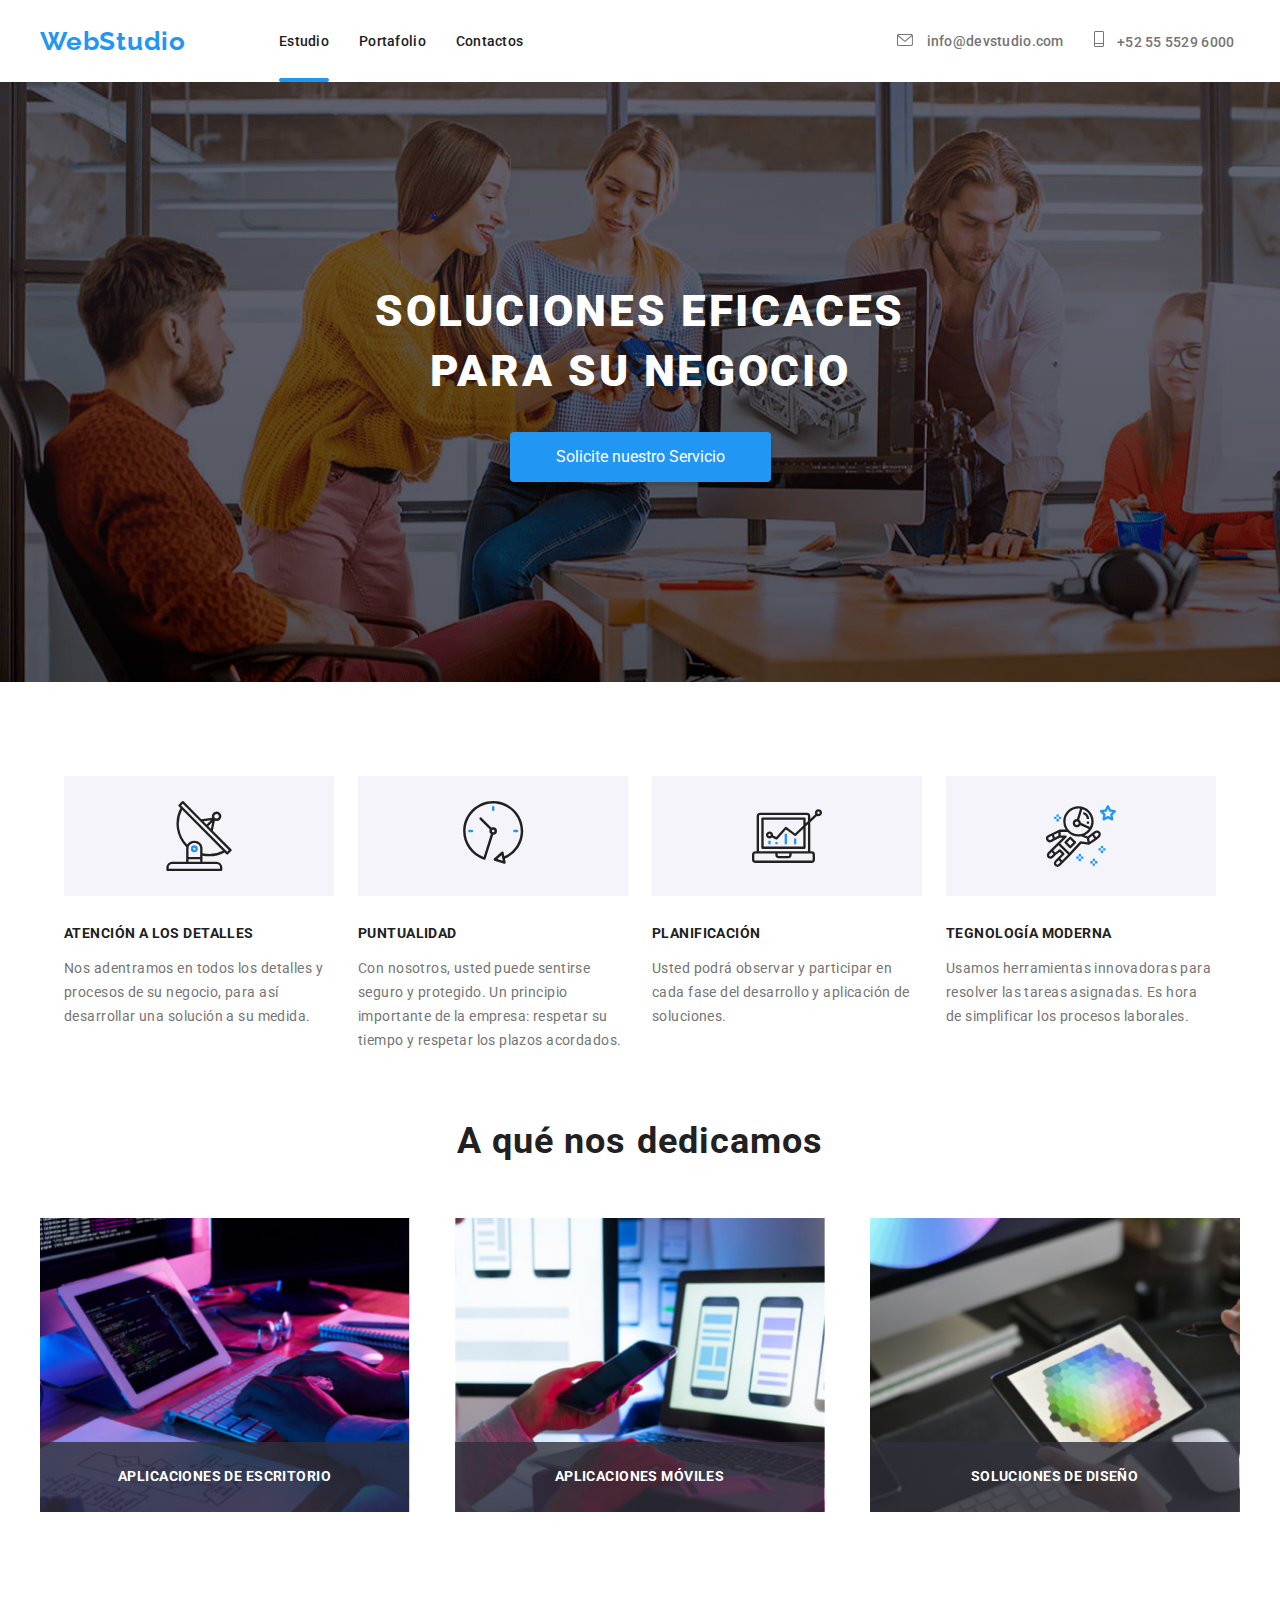
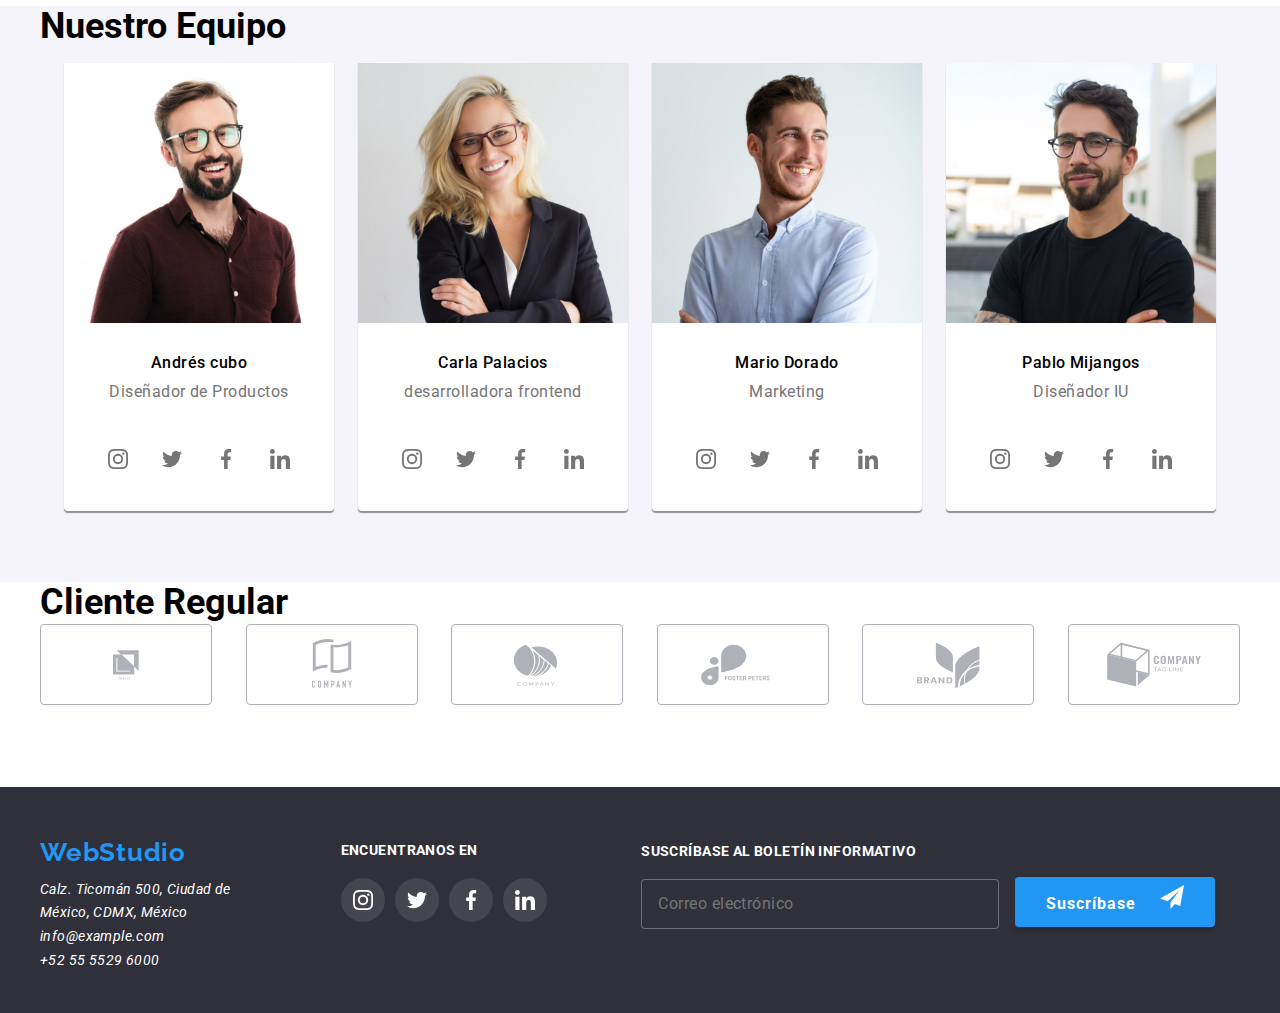
<file: index.html>
<!DOCTYPE html>
<html lang="en">
  <head>
    <meta charset="UTF-8" />
    <meta name="viewport" content="width=device-width, initial-scale=1.0" />
    <title>WebStudio</title>
    <link
      rel="stylesheet"
      href="https://cdnjs.cloudflare.com/ajax/libs/modern-normalize/1.0.0/modern-normalize.min.css"
    />
    <link rel="stylesheet" href="css/main.min.css" />
  </head>
  <body>
    <header class="header container">
      <a class="header__logo" href="./index.html">WebStudio</a>
      <nav class="navbar">
        <ul class="navbar__list">
          <li class="navbar__item">
            <a class="navbar__link navbar__link--current" href="./index.html">Estudio</a>
          </li>
          <li class="navbar__item">
            <a class="navbar__link" href="./portfolio.html">Portafolio</a>
          </li>
          <li class="navbar__item">
            <a class="navbar__link" href="#">Contactos</a>
          </li>
        </ul>
      </nav>
      <ul class="contact">
        <li class="contact__item">
          <a class="contact__link contact__link--current" href="mailto:info@devstudio.com">
            <svg class="contact__icon" width="16px" height="12px">
              <use href="./images/icons.svg#icon-email-header"></use>
            </svg>
            <span class="contact__info">info@devstudio.com</span>
          </a>
        </li>
        <li class="contact__item">
          <a class="contact__link contact__link--current" href="tel:+525555296000"
            ><svg class="contact__icon" width="10px" height="16px">
              <use href="./images/icons.svg#icon-tel"></use>
            </svg>
            <span class="contact__info">+52 55 5529 6000</span>
          </a>
        </li>
      </ul>
    </header>
    <main class="hero">
      <section class="hero__solution">
        <h1 class="hero__title">
          SOLUCIONES EFICACES PARA <span class="hero__title-span">SU NEGOCIO</span>
        </h1>
        <button class="btnModal" type="button" data-modal-open>Solicite nuestro Servicio</button>
      </section>
      <section class="mission container">
        <ul class="mission__list">
          <li class="mission__item">
            <a class="mission__link" href="#">
              <svg class="mission__icon" width="70px" height="70px">
                <use href="./images/icons.svg#icon-antenna"></use>
              </svg>
            </a>
            <h3 class="mission__title">ATENCIÓN A LOS DETALLES</h3>
            <p class="mission__text">
              Nos adentramos en todos los detalles y procesos de su negocio, para así desarrollar
              una solución a su medida.
            </p>
          </li>
          <li class="mission__item">
            <a class="mission__link" href="#">
              <svg class="mission__icon" width="70px" height="70px">
                <use href="./images/icons.svg#icon-clock"></use>
              </svg>
            </a>
            <h3 class="mission__title">PUNTUALIDAD</h3>
            <p class="mission__text">
              Con nosotros, usted puede sentirse seguro y protegido. Un principio importante de la
              empresa: respetar su tiempo y respetar los plazos acordados.
            </p>
          </li>
          <li class="mission__item">
            <a class="mission__link" href="#">
              <svg class="mission__icon" width="70px" height="70px">
                <use href="./images/icons.svg#icon-computer"></use>
              </svg>
            </a>
            <h3 class="mission__title">PLANIFICACIÓN</h3>
            <p class="mission__text">
              Usted podrá observar y participar en cada fase del desarrollo y aplicación de
              soluciones.
            </p>
          </li>
          <li class="mission__item">
            <a class="mission__link" href="#">
              <svg class="mission__icon" width="70px" height="70px">
                <use href="./images/icons.svg#icon-astronaut"></use>
              </svg>
            </a>
            <h3 class="mission__title">TEGNOLOGÍA MODERNA</h3>
            <p class="mission__text">
              Usamos herramientas innovadoras para resolver las tareas asignadas. Es hora de
              simplificar los procesos laborales.
            </p>
          </li>
        </ul>
      </section>
      <section class="container services">
        <h2 class="services__title">A qué nos dedicamos</h2>
        <ul class="services__list">
          <li class="services__item">
            <img
              class="services__image"
              src="./images/img1AqueNosDedicamos.jpg"
              alt="programacion"
              width="370"
              height="294"
            />
            <p class="services__text">APLICACIONES DE ESCRITORIO</p>
          </li>
          <li class="services__item">
            <img
              class="services__image"
              src="./images/img2AqueNosDedicamos.jpg"
              alt="diseño responsivo"
              width="370"
              height="294"
            />
            <p class="services__text">APLICACIONES MÓVILES</p>
          </li>
          <li class="services__item">
            <img
              class="services__image"
              src="./images/img3AqueNosDedicamos.jpg"
              alt="experiencia de usuario"
              width="370"
              height="294"
            />
            <p class="services__text">SOLUCIONES DE DISEÑO</p>
          </li>
        </ul>
      </section>
      <section class="teams">
        <div class="teams__container container">
          <h2 class="teams__title">Nuestro Equipo</h2>
          <ul class="teams__list">
            <li class="teams__item teams__item--effect">
              <img
                class="teams__image"
                src="./images/photoAndres.jpg"
                alt="experiencia de usuario"
                width="270"
              />
              <h4 class="teams__title-member">Andrés cubo</h4>
              <p class="teams__text">Diseñador de Productos</p>
              <ul class="socialNetwork">
                <li class="socialNetwork__item">
                  <a class="socialNetwork__link socialNetwork__link--effects" href="#">
                    <svg class="socialNetwork__icon" width="20px" height="20px">
                      <use href="./images/icons.svg#icon-instagram3"></use>
                    </svg>
                  </a>
                </li>
                <li class="socialNetwork__item">
                  <a class="socialNetwork__link socialNetwork__link--effects" href="#">
                    <svg class="socialNetwork__icon" width="20px" height="20px">
                      <use href="./images/icons.svg#icon-twitter"></use>
                    </svg>
                  </a>
                </li>
                <li class="socialNetwork__item">
                  <a class="socialNetwork__link socialNetwork__link--effects" href="#">
                    <svg class="socialNetwork__icon" width="20px" height="20px">
                      <use href="./images/icons.svg#icon-facebook"></use>
                    </svg>
                  </a>
                </li>
                <li class="socialNetwork__item">
                  <a class="socialNetwork__link socialNetwork__link--effects" href="#">
                    <svg class="socialNetwork__icon" width="20px" height="20px">
                      <use href="./images/icons.svg#icon-linkedin"></use>
                    </svg>
                  </a>
                </li>
              </ul>
            </li>
            <li class="teams__item teams__item--effect">
              <img
                class="teams__image"
                src="./images/photoCarla.jpg"
                alt="experiencia de usuario"
                width="270"
              />
              <h4 class="teams__title-member">Carla Palacios</h4>
              <p class="teams__text">desarrolladora frontend</p>
              <ul class="socialNetwork">
                <li class="socialNetwork__item">
                  <a class="socialNetwork__link socialNetwork__link--effects" href="#">
                    <svg class="socialNetwork__icon" width="20px" height="20px">
                      <use href="./images/icons.svg#icon-instagram3"></use>
                    </svg>
                  </a>
                </li>
                <li class="socialNetwork__item">
                  <a class="socialNetwork__link socialNetwork__link--effects" href="#">
                    <svg class="socialNetwork__icon" width="20px" height="20px">
                      <use href="./images/icons.svg#icon-twitter"></use>
                    </svg>
                  </a>
                </li>
                <li class="socialNetwork__item">
                  <a class="socialNetwork__link socialNetwork__link--effects" href="#">
                    <svg class="socialNetwork__icon" width="20px" height="20px">
                      <use href="./images/icons.svg#icon-facebook"></use>
                    </svg>
                  </a>
                </li>
                <li class="socialNetwork__item">
                  <a class="socialNetwork__link socialNetwork__link--effects" href="#">
                    <svg class="socialNetwork__icon" width="20px" height="20px">
                      <use href="./images/icons.svg#icon-linkedin"></use>
                    </svg>
                  </a>
                </li>
              </ul>
            </li>
            <li class="teams__item teams__item--effect">
              <img
                class="teams__image"
                src="./images/photoMario.jpg"
                alt="experiencia de usuario"
                width="270"
              />
              <h4 class="teams__title-member">Mario Dorado</h4>
              <p class="teams__text">Marketing</p>
              <ul class="socialNetwork">
                <li class="socialNetwork__item">
                  <a class="socialNetwork__link socialNetwork__link--effects" href="#">
                    <svg class="socialNetwork__icon" width="20px" height="20px">
                      <use href="./images/icons.svg#icon-instagram3"></use>
                    </svg>
                  </a>
                </li>
                <li class="socialNetwork__item">
                  <a class="socialNetwork__link socialNetwork__link--effects" href="#">
                    <svg class="socialNetwork__icon" width="20px" height="20px">
                      <use href="./images/icons.svg#icon-twitter"></use>
                    </svg>
                  </a>
                </li>
                <li class="socialNetwork__item">
                  <a class="socialNetwork__link socialNetwork__link--effects" href="#">
                    <svg class="socialNetwork__icon" width="20px" height="20px">
                      <use href="./images/icons.svg#icon-facebook"></use>
                    </svg>
                  </a>
                </li>
                <li class="socialNetwork__item">
                  <a class="socialNetwork__link socialNetwork__link--effects" href="#">
                    <svg class="socialNetwork__icon" width="20px" height="20px">
                      <use href="./images/icons.svg#icon-linkedin"></use>
                    </svg>
                  </a>
                </li>
              </ul>
            </li>
            <li class="teams__item teams__item--effect">
              <img
                class="teams__image"
                src="./images/photoPablo.jpg"
                alt="experiencia de usuario"
                width="270"
              />
              <h4 class="teams__title-member">Pablo Mijangos</h4>
              <p class="teams__text">Diseñador IU</p>
              <ul class="socialNetwork">
                <li class="socialNetwork__item">
                  <a class="socialNetwork__link socialNetwork__link--effects" href="#">
                    <svg class="socialNetwork__icon" width="20px" height="20px">
                      <use href="./images/icons.svg#icon-instagram3"></use>
                    </svg>
                  </a>
                </li>
                <li class="socialNetwork__item">
                  <a class="socialNetwork__link socialNetwork__link--effects" href="#">
                    <svg class="socialNetwork__icon" width="20px" height="20px">
                      <use href="./images/icons.svg#icon-twitter"></use>
                    </svg>
                  </a>
                </li>
                <li class="socialNetwork__item">
                  <a class="socialNetwork__link socialNetwork__link--effects" href="#">
                    <svg class="socialNetwork__icon" width="20px" height="20px">
                      <use href="./images/icons.svg#icon-facebook"></use>
                    </svg>
                  </a>
                </li>
                <li class="socialNetwork__item">
                  <a class="socialNetwork__link socialNetwork__link--effects" href="#">
                    <svg class="socialNetwork__icon" width="20px" height="20px">
                      <use href="./images/icons.svg#icon-linkedin"></use>
                    </svg>
                  </a>
                </li>
              </ul>
            </li>
          </ul>
        </div>
      </section>
      <section class="customers container">
        <h2 class="customers__title">Cliente Regular</h2>
        <ul class="customers__list">
          <li class="customers__item">
            <svg class="customers__icon" width="106" height="52.83">
              <use href="./images/icons.svg#icon-logo1"></use>
            </svg>
          </li>
          <li class="customers__item">
            <svg class="customers__icon" width="106" height="52.83">
              <use href="./images/icons.svg#icon-logo2"></use>
            </svg>
          </li>
          <li class="customers__item">
            <svg class="customers__icon" width="106" height="52.83">
              <use href="./images/icons.svg#icon-logo3"></use>
            </svg>
          </li>
          <li class="customers__item">
            <svg class="customers__icon" width="106" height="52.83">
              <use href="./images/icons.svg#icon-logo4"></use>
            </svg>
          </li>
          <li class="customers__item">
            <svg class="customers__icon" width="106" height="52.83">
              <use href="./images/icons.svg#icon-logo5"></use>
            </svg>
          </li>
          <li class="customers__item">
            <svg class="customers__icon" width="106" height="52.83">
              <use href="./images/icons.svg#icon-logo6"></use>
            </svg>
          </li>
        </ul>
      </section>
    </main>
    <footer class="footer">
      <div class="container">
        <div class="footer__contact">
          <a class="footer__logo--address" href="index.html">WebStudio</a>
          <address class="footer__address">
            <ul class="footer__list">
              <li class="footer_item">
                <a class="footer__link" href=""
                  >Calz. Ticomán 500, Ciudad de México, CDMX, México</a
                >
              </li>
              <li class="footer__item">
                <a class="footer__link footer__link--grayColor" href="mailto:info@example.com"
                  >info@example.com</a
                >
              </li>
              <li class="footer__item">
                <a class="footer__link footer__link--grayColor" href="#">+52 55 5529 6000 </a>
              </li>
            </ul>
          </address>
        </div>
        <div class="findOut">
          <p class="findOut__text">ENCUENTRANOS EN</p>
          <ul class="socialNetwork">
            <li class="socialNetwork__item">
              <a class="socialNetwork__link socialNetwork__link--effects" href="#">
                <svg
                  class="socialNetwork__icon socialNetwork__icon--footer"
                  width="20px"
                  height="20px"
                >
                  <use href="./images/icons.svg#icon-instagram3"></use>
                </svg>
              </a>
            </li>
            <li class="socialNetwork__item">
              <a class="socialNetwork__link socialNetwork__link--effects" href="#">
                <svg
                  class="socialNetwork__icon socialNetwork__icon--footer"
                  width="20px"
                  height="20px"
                >
                  <use href="./images/icons.svg#icon-twitter"></use>
                </svg>
              </a>
            </li>
            <li class="socialNetwork__item">
              <a class="socialNetwork__link socialNetwork__link--effects" href="#">
                <svg
                  class="socialNetwork__icon socialNetwork__icon--footer"
                  width="20px"
                  height="20px"
                >
                  <use href="./images/icons.svg#icon-facebook"></use>
                </svg>
              </a>
            </li>
            <li class="socialNetwork__item">
              <a class="socialNetwork__link socialNetwork__link--effects" href="#">
                <svg
                  class="socialNetwork__icon socialNetwork__icon--footer"
                  width="20px"
                  height="20px"
                >
                  <use href="./images/icons.svg#icon-linkedin"></use>
                </svg>
              </a>
            </li>
          </ul>
        </div>
        <div class="suscribe">
          <p class="suscribe__text">SUSCRÍBASE al boletín informativo</p>
          <form class="formFooter" action="">
            <input class="formFooter__input" type="text" placeholder="Correo electrónico" />
            <button class="btn-footer" type="submit">
              Suscríbase
              <svg class="modal__icon-enviar" width="24px" height="24px">
                <use href="./images/icons.svg#icon-enviar"></use>
              </svg>
            </button>
          </form>
        </div>
      </div>
    </footer>
    <div class="backdrop is-hidden" data-modal>
      <div class="modal">
        <button class="modal__btnClose" data-modal-close>
          <svg class="modal__icon" width="18px" height="18px">
            <use href="./images/icons.svg#icon-cerrar-negro"></use>
          </svg>
        </button>
        <h3 class="modal__title">Deje sus datos, nos contactaremos con usted</h3>
        <form class="formModal" action="#" novalidate>
          <label class="formModal__label" for="nombre">Nombre</label>
          <div class="formModal__container-input">
            <svg class="modal__icon" width="18px" height="18px">
              <use href="./images/icons.svg#icon-person"></use>
            </svg>
            <input class="modal__inputs" type="text" name="nombre-cliente" id="nombre" autofocus />
          </div>
          <label class="formModal__label" for="telefono">Teléfono</label>
          <div class="formModal__container-input">
            <svg class="modal__icon" width="18px" height="18px">
              <use href="./images/icons.svg#icon-telephone"></use>
            </svg>
            <input class="modal__inputs" type="tel" name="telefono-cliente" id="telefono" />
          </div>
          <label class="formModal__label" for="correo">E-mail</label>
          <div class="formModal__container-input">
            <svg class="modal__icon" width="18px" height="18px">
              <use href="./images/icons.svg#icon-email"></use>
            </svg>
            <input class="modal__inputs" type="email" name="correo-cliente" id="correo" />
          </div>
          <label class="formModal__label" for="comment"> Comentarios</label>
          <div class="modal__labelTextarea">
            <textarea
              class="modal__textarea"
              placeholder="Introduzca el texto"
              name=""
              id="comment"
              cols="448"
              rows="120"
            ></textarea>
          </div>
          <div class="check">
            <input type="checkbox" class="check__formModal" id="policy" />
            <label for="policy" class="check__formModal-label">
              Estoy de acuerdo con el boletín informativo y acepto los Términos y Condiciones
            </label>
          </div>
          <div class="containerBtn">
            <input class="sendBtn" type="submit" value="Enviar" />
          </div>
        </form>
      </div>
    </div>
    <script src="./js/modal.js"></script>
  </body>
</html>
</file>
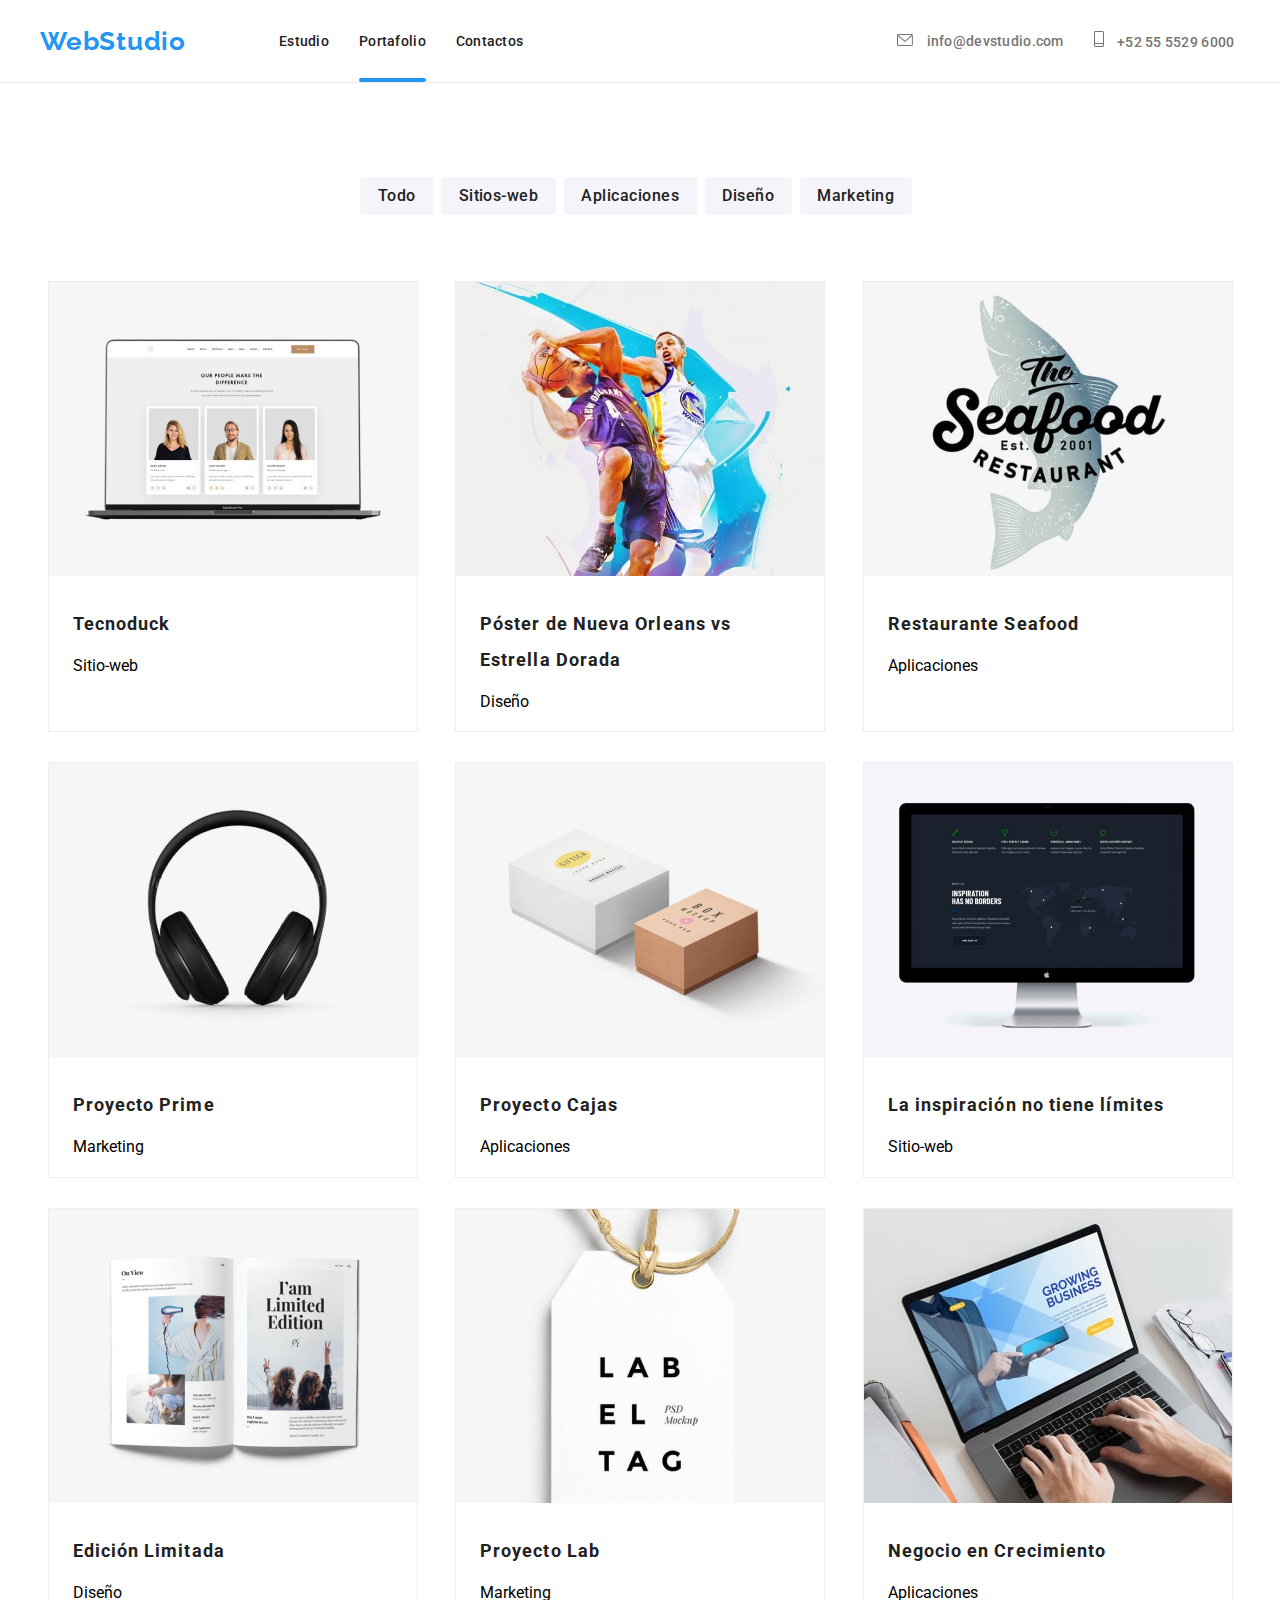
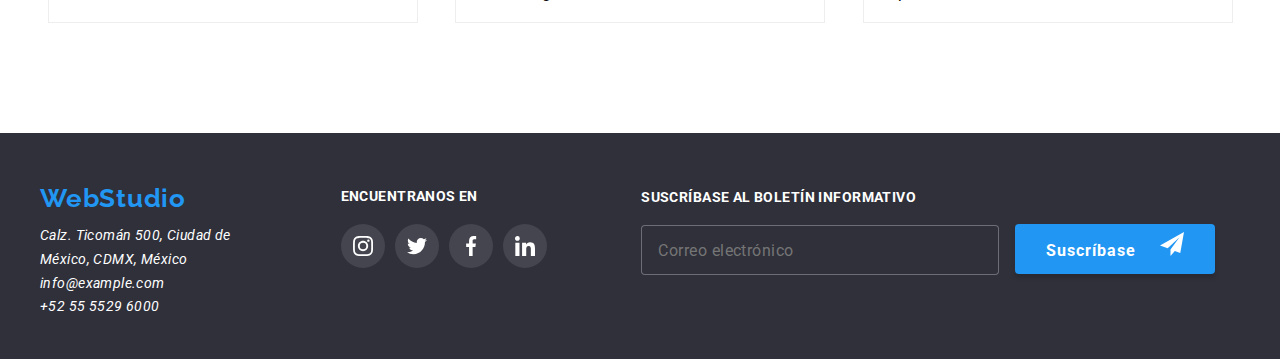
<file: portfolio.html>
<!DOCTYPE html>
<html lang="en">
  <head>
    <meta charset="UTF-8" />
    <meta name="viewport" content="width=device-width, initial-scale=1.0" />
    <title>Portafolio</title>
    <link
      rel="stylesheet"
      href="https://cdnjs.cloudflare.com/ajax/libs/modern-normalize/1.0.0/modern-normalize.min.css"
    />
    <link rel="stylesheet" href="css/main.min.css" />
  </head>
  <body>
    <header class="header container">
      <a class="header__logo" href="./index.html">WebStudio</a>
      <nav class="navbar">
        <ul class="navbar__list">
          <li class="navbar__item">
            <a class="navbar__link" href="./index.html">Estudio</a>
          </li>
          <li class="navbar__item">
            <a class="navbar__link navbar__link--current" href="./portfolio.html">Portafolio</a>
          </li>
          <li class="navbar__item">
            <a class="navbar__link" href="#">Contactos</a>
          </li>
        </ul>
      </nav>
      <ul class="contact">
        <li class="contact__item">
          <a class="contact__link contact__link--current" href="mailto:info@devstudio.com">
            <svg class="contact__icon" width="16px" height="12px">
              <use href="./images/icons.svg#icon-email-header"></use>
            </svg>
            <span class="contact__info">info@devstudio.com</span>
          </a>
        </li>
        <li class="contact__item">
          <a class="contact__link contact__link--current" href="tel:+525555296000"
            ><svg class="contact__icon" width="10px" height="16px">
              <use href="./images/icons.svg#icon-tel"></use>
            </svg>
            <span class="contact__info">+52 55 5529 6000</span>
          </a>
        </li>
      </ul>
    </header>
    <main class="main-line">
      <section class="buttonsBar container">
        <ul class="buttonsBar__list">
          <li class="buttonsBar__item">
            <button class="buttonsBar__btn filter-one" type="button">Todo</button>
          </li>
          <li class="buttonsBar__item">
            <button class="buttonsBar__btn" type="button">Sitios-web</button>
          </li>
          <li class="buttonsBar__item">
            <button class="buttonsBar__btn" type="button">Aplicaciones</button>
          </li>
          <li class="buttonsBar__item">
            <button class="buttonsBar__btn" type="button">Diseño</button>
          </li>
          <li class="buttonsBar__item">
            <button class="buttonsBar__btn" type="button">Marketing</button>
          </li>
        </ul>
      </section>
      <section class="cards container">
        <ul class="cards__list">
          <li class="cards__item">
            <div class="cards__content">
              <img
                class="cards_image"
                src="images/img1-portatil.jpg"
                alt="tecnoduck image"
                title="tecnoduck image"
                width="370"
                height="294"
              />
              <p class="cards__text">
                Tecnoduck es una plataforma de distribución de coronavirus de última generación. Las
                compañías usan esta plataforma para el espionaje digital y los ataques a los
                servidores seguros de la competencia.
              </p>
            </div>

            <h4 class="cards__title">Tecnoduck</h4>
            <p class="cards__textDesign">Sitio-web</p>
          </li>

          <li class="cards__item">
            <div class="cards__content">
              <img
                class="cards_image"
                src="images/img2-basketball-players-min.jpg"
                alt="basketball players"
                title="basketball players"
                width="370"
                height="294"
              />
              <p class="cards__text">
                Tecnoduck es una plataforma de distribución de coronavirus de última generación. Las
                compañías usan esta plataforma para el espionaje digital y los ataques a los
                servidores seguros de la competencia.
              </p>
            </div>
            <h4 class="cards__title">Póster de Nueva Orleans vs Estrella Dorada</h4>
            <p class="cards__textDesign">Diseño</p>
          </li>

          <li class="cards__item">
            <div class="cards__content">
              <img
                class="cards__image"
                src="images/img3-restaurant-label.jpg"
                alt="restaurant"
                title="restaurant"
                width="370"
                height="294"
              />
              <p class="cards__text">
                Tecnoduck es una plataforma de distribución de coronavirus de última generación. Las
                compañías usan esta plataforma para el espionaje digital y los ataques a los
                servidores seguros de la competencia.
              </p>
            </div>
            <h4 class="cards__title">Restaurante Seafood</h4>
            <p class="cards__textDesign">Aplicaciones</p>
          </li>

          <li class="cards__item">
            <div class="cards__content">
              <img
                class="cards_image"
                src="images/img4-earphones.jpg"
                alt="earphones"
                title="earphones"
                width="370"
                height="294"
              />
              <p class="cards__text">
                Tecnoduck es una plataforma de distribución de coronavirus de última generación. Las
                compañías usan esta plataforma para el espionaje digital y los ataques a los
                servidores seguros de la competencia.
              </p>
            </div>
            <h4 class="cards__title">Proyecto Prime</h4>
            <p class="cards__textDesign">Marketing</p>
          </li>

          <li class="cards__item">
            <div class="cards__content">
              <img src="images/img5-boxs.jpg" alt="boxes" title="boxes" width="370" height="294" />
              <p class="cards__text">
                Tecnoduck es una plataforma de distribución de coronavirus de última generación. Las
                compañías usan esta plataforma para el espionaje digital y los ataques a los
                servidores seguros de la competencia.
              </p>
            </div>
            <h4 class="cards__title">Proyecto Cajas</h4>
            <p class="cards__textDesign">Aplicaciones</p>
          </li>

          <li class="cards__item">
            <div class="cards__content">
              <img
                class="cards_image"
                src="images/img6-pc-mac.jpg"
                alt="pc mac"
                title="pc mac"
                width="370"
                height="294"
              />
              <p class="cards__text">
                Tecnoduck es una plataforma de distribución de coronavirus de última generación. Las
                compañías usan esta plataforma para el espionaje digital y los ataques a los
                servidores seguros de la competencia.
              </p>
            </div>
            <h4 class="cards__title">La inspiración no tiene límites</h4>
            <p class="cards__textDesign">Sitio-web</p>
          </li>

          <li class="cards__item">
            <div class="cards__content">
              <img
                src="images/img7-magazine.jpg"
                alt="magazine"
                title="magazine"
                width="370"
                height="294"
              />
              <p class="cards__text">
                Tecnoduck es una plataforma de distribución de coronavirus de última generación. Las
                compañías usan esta plataforma para el espionaje digital y los ataques a los
                servidores seguros de la competencia.
              </p>
            </div>
            <h4 class="cards__title">Edición Limitada</h4>
            <p class="cards__textDesign">Diseño</p>
          </li>

          <li class="cards__item">
            <div class="cards__content">
              <img
                class="cards__image"
                src="images/img8-label-tag.jpg"
                alt="label tag"
                title="label tag"
                width="370"
                height="294"
              />
              <p class="cards__text">
                Tecnoduck es una plataforma de distribución de coronavirus de última generación. Las
                compañías usan esta plataforma para el espionaje digital y los ataques a los
                servidores seguros de la competencia.
              </p>
            </div>
            <h4 class="cards__title">Proyecto Lab</h4>
            <p class="cards__textDesign">Marketing</p>
          </li>

          <li class="cards__item">
            <div class="cards__content">
              <img
                class="cards_image"
                src="images/img9-portatil-growing-business-min.jpg"
                alt="growing business"
                title="growing business"
                width="370"
                height="294"
              />
              <p class="cards__text">
                Tecnoduck es una plataforma de distribución de coronavirus de última generación. Las
                compañías usan esta plataforma para el espionaje digital y los ataques a los
                servidores seguros de la competencia.
              </p>
            </div>
            <h4 class="cards__title">Negocio en Crecimiento</h4>
            <p class="cards__textDesign">Aplicaciones</p>
          </li>
        </ul>
      </section>
    </main>

    <footer class="footer">
      <div class="container">
        <div class="footer__contact">
          <a class="footer__logo--address" href="index.html">WebStudio</a>
          <address class="footer__address">
            <ul class="footer__list">
              <li class="footer_item">
                <a class="footer__link" href=""
                  >Calz. Ticomán 500, Ciudad de México, CDMX, México</a
                >
              </li>
              <li class="footer__item">
                <a class="footer__link footer__link--grayColor" href="mailto:info@example.com"
                  >info@example.com</a
                >
              </li>
              <li class="footer__item">
                <a class="footer__link footer__link--grayColor" href="#">+52 55 5529 6000 </a>
              </li>
            </ul>
          </address>
        </div>
        <div class="findOut">
          <p class="findOut__text">ENCUENTRANOS EN</p>
          <ul class="socialNetwork">
            <li class="socialNetwork__item">
              <a class="socialNetwork__link socialNetwork__link--effects" href="#">
                <svg
                  class="socialNetwork__icon socialNetwork__icon--footer"
                  width="20px"
                  height="20px"
                >
                  <use href="./images/icons.svg#icon-instagram3"></use>
                </svg>
              </a>
            </li>
            <li class="socialNetwork__item">
              <a class="socialNetwork__link socialNetwork__link--effects" href="#">
                <svg
                  class="socialNetwork__icon socialNetwork__icon--footer"
                  width="20px"
                  height="20px"
                >
                  <use href="./images/icons.svg#icon-twitter"></use>
                </svg>
              </a>
            </li>
            <li class="socialNetwork__item">
              <a class="socialNetwork__link socialNetwork__link--effects" href="#">
                <svg
                  class="socialNetwork__icon socialNetwork__icon--footer"
                  width="20px"
                  height="20px"
                >
                  <use href="./images/icons.svg#icon-facebook"></use>
                </svg>
              </a>
            </li>
            <li class="socialNetwork__item">
              <a class="socialNetwork__link socialNetwork__link--effects" href="#">
                <svg
                  class="socialNetwork__icon socialNetwork__icon--footer"
                  width="20px"
                  height="20px"
                >
                  <use href="./images/icons.svg#icon-linkedin"></use>
                </svg>
              </a>
            </li>
          </ul>
        </div>
        <div class="suscribe">
          <p class="findOut__text">SUSCRÍBASE al boletín informativo</p>
          <form class="formFooter" action="">
            <input class="formFooter__input" type="text" placeholder="Correo electrónico" />
            <button class="btn-footer" type="submit">
              Suscríbase
              <svg class="modal__icon-enviar" width="24px" height="24px">
                <use href="./images/icons.svg#icon-enviar"></use>
              </svg>
            </button>
          </form>
        </div>
      </div>
    </footer>
  </body>
</html>
</file>
<file: css/main.min.css>
@import url(https://fonts.googleapis.com/css2?family=Raleway:wght@700&family=Roboto:wght@400;500;700;900&display=swap);html{padding:0;margin:0;box-sizing:border-box;font-size:62.5%}*,::after,::before{box-sizing:inherit}body{font-family:Roboto,sans-serif;font-size:1.6rem;margin:0}.container{max-width:120rem;width:100%;margin:0 auto}h1{font-size:4.4rem}h2{font-size:3.6rem}h3{font-size:1.4rem}h4{font-size:1.6rem}h1,h2,h3,h4{margin:0}ul{padding:0}ul li{list-style:none}a{text-decoration:none}img{display:block;max-width:100%;-o-object-fit:cover;object-fit:cover}.btnModal{color:#fff;background-color:#2196f3;font-size:1.6rem;width:26.1rem;display:block;margin:3rem auto 0 auto;border:none;box-shadow:0 4px 4px 0 rgba(0,0,0,.15);border-radius:.4rem;padding:1.7rem 3.2rem;cursor:pointer;line-height:1;transition:background-color .25s cubic-bezier(.4,0,.2,1)}.btnModal:hover{background-color:#2386d6;transform:scale(1.01)}.btnModal:focus{background-color:#2386d6;transform:scale(1.01);outline:0}.navbar__link--current::after{content:"";position:absolute;width:100%;height:.4rem;background-color:#2196f3;top:4.48rem;left:0;border-radius:.2rem}.main-line{border-top:.1rem solid #ececec}.buttonsBar__btn{background-color:#f5f4fa;color:#212121;font-family:Roboto,sans-serif;font-size:1.6rem;font-weight:500;line-height:1.625;letter-spacing:.03em;border:none;border-radius:.4rem;cursor:pointer;display:inline-block;margin-right:.8rem;transition:background .25s cubic-bezier(.4,0,.2,1),box-shadow .25s cubic-bezier(.4,0,.2,1)}.buttonsBar__btn:focus,.buttonsBar__btn:hover{color:#fff;background:#2196f3;box-shadow:0 .3rem .3rem 0 rgba(0,0,0,.12);outline:0;cursor:pointer}.socialNetwork{display:flex;flex-direction:"";justify-content:center;align-items:"";gap:1rem;padding:0;margin-top:2rem}.socialNetwork .socialNetwork__link--effects .socialNetwork__link--effects:focus .socialNetwork__icon,.socialNetwork .socialNetwork__link--effects:focus:focus .socialNetwork__icon{fill:#fff;background:#2196f3;outline:0}.socialNetwork__link{position:relative;display:block;display:flex;flex-direction:row;justify-content:center;align-items:center;border-radius:5rem;height:4.4rem;width:4.4rem;transition:background .25s cubic-bezier(.4,0,.2,1)}.socialNetwork__link .socialNetwork__icon{transition:fill .25s cubic-bezier(.4,0,.2,1);fill:#757575}.socialNetwork__link:hover{background:#2196f3}.socialNetwork__link--effects:hover .socialNetwork__icon{fill:#fff}.socialNetwork__icon--footer{fill:#fff!important}.socialNetwork__icon--move{position:absolute;top:12px;left:12px}.footer__logo--address,.header__logo{text-decoration:none;font-family:Raleway,sans-serif;font-size:2.6rem;font-weight:700;line-height:1.19;letter-spacing:.03em;color:#2196f3;display:block;margin:0 9.3rem 0 0;padding:0}.footer__logo--address:focus,.header__logo:focus{color:#2196f3;outline:0}.footer__logo--address{padding:3rem 0 1rem 0}.footer__logo--address:focus{transform:scale(1.03);outline:0}.backdrop{position:fixed;top:0;width:100%;height:100%;background-color:rgba(0,0,0,.5)}.is-hidden{visibility:hidden;opacity:0;pointer-events:0}.modal{width:52.8rem;height:58.1rem;border-radius:.4rem;background-color:#fff;position:fixed;top:50%;left:50%;transform:translate(-50%,-50%);box-shadow:0 2px 1px 0 rgba(0,0,0,.2);padding:4rem}.modal .modal__btnClose{display:flex;flex-direction:row;justify-content:center;align-items:center;box-shadow:0 0 1px 0 rgba(0,0,0,.2);background-color:#fff;cursor:pointer;width:3rem;height:3rem;border:1px solid rgba(0,0,0,.1);border-radius:50%;position:absolute;right:1.5%;top:1.5%;transition:fill .25s cubic-bezier(.4,0,.2,1)}.modal .modal__btnClose:hover{background-color:#fff;fill:#2196f3}.modal__title{font-size:2rem;font-weight:700;line-height:1.15;letter-spacing:.03em;text-align:center;padding-bottom:1.2rem}.formModal__label{display:block;font-size:1.2rem;line-height:1.166;letter-spacing:.01em;text-align:left;color:#757575}.formModal__container-input{display:flex;flex-direction:"";justify-content:"";align-items:center;width:100%;height:4rem;margin-bottom:1rem;border:1px solid rgba(33,33,33,.2);border-radius:.4rem;margin-top:.4rem;outline:0}.formModal__container-input .modal__inputs{display:inline-block;width:100%;height:100%;border-radius:.4rem;padding:0;border:none;outline:0}.formModal__container-input .modal__icon{margin:0 1.2rem}.formModal__container-input:focus,.formModal__container-input:focus-within,.formModal__container-input:hover{border:none;border:1px solid #2196f3;border-radius:.4rem;fill:#2196f3;cursor:pointer;outline:0}.modal__labelTextarea{width:100%;height:12rem;border:none;margin:.4rem 0 2rem 0;outline:0}.modal__labelTextarea:focus textarea,.modal__labelTextarea:focus-within textarea,.modal__labelTextarea:hover textarea{border:none;border:1px solid #2196f3;border-radius:.4rem;fill:#2196f3;cursor:pointer;outline:0}.modal__textarea{width:100%;height:12rem;border:1px solid rgba(33,33,33,.2);border-radius:.4rem;padding:1.6rem;outline:0;font-size:1.2rem;line-height:1.16;letter-spacing:.01em;text-align:left;display:inline-block;resize:none}.check{display:flex;flex-direction:"";justify-content:"";align-items:center;padding:0 1.25rem}.check .check__formModal{position:absolute!important;clip:rect(1px 1px 1px 1px);padding:0!important;border:0!important;height:0!important;width:0!important}.check__formModal-label{display:flex;align-items:center;font-weight:400;font-size:14px;line-height:1.71;letter-spacing:.03em;color:#757575}.check__formModal-label::before{content:"";display:block;width:20px;height:15px;border:2px solid #212121;border-radius:2px;cursor:pointer;margin-right:9px;margin-bottom:20px;position:relative}.check__formModal:checked+.check__formModal-label::before{background-image:url(../images/accepted3-min.svg);background-repeat:no-repeat;background-position:center center;border-color:#2196f3;background-color:#2196f3}.sendBtn{background:#2196f3;color:#fff;flex:1;padding:.98rem 7.5rem;margin:0 auto;font-size:1.6rem;font-weight:700;line-height:1.875;letter-spacing:.06em;text-align:center;border:none;outline:0;cursor:pointer;box-shadow:0 4px 4px rgba(0,0,0,.15);border-radius:4px;transition:background-color .25s cubic-bezier(.4,0,.2,1);margin-bottom:30px}.sendBtn:hover{background-color:#2386d6;transform:scale(1.01)}.containerBtn{margin:.4rem 12.4rem .1rem 12.4rem}.header{display:flex;justify-content:left;align-items:center;padding:1.4805rem 0}.navbar{margin-right:31.4rem}.navbar .navbar__link{position:relative;color:#212121;font-size:1.4rem;font-weight:500;line-height:1.14;letter-spacing:.02em;margin-right:3rem}.navbar .navbar__link .navbar__link--current{color:#2196f3}.navbar .navbar__link:focus{color:#2196f3;outline:0}.contact{display:flex;flex-direction:row;justify-content:center;align-items:center}.contact .contact__link{color:#757575;font-size:1.4rem;font-weight:500;line-height:1.14;letter-spacing:.02em;margin-right:5rem}.contact .contact__link .contact__icon{fill:#757575}.contact__link{transition:color .25s cubic-bezier(.4,0,.2,1)}.contact__link .contact__info{margin-left:1rem}.contact__link:hover{color:#2196f3}.contact__link:last-of-type{margin:0 0 0 3rem}.contact__link--current:focus{color:#2196f3;outline:0}.contact__link--current:focus .contact__icon,.contact__link--current:hover .contact__icon{fill:#2196f3;outline:0}.navbar__list{display:flex;flex-direction:row;justify-content:center;align-items:center}.navbar__list .navbar__link{transition:color .25s cubic-bezier(.4,0,.2,1)}.navbar__list .navbar__link:hover{color:#2196f3}.hero__solution{display:flex;flex-direction:column;justify-content:"";align-items:center;max-width:160rem;margin:0 auto;padding:20rem 0;text-align:center}.hero__solution .hero__title{font-size:4.4rem;color:#fff;font-weight:900;line-height:1.36;letter-spacing:.06em;text-align:center;width:43.5%}.hero__solution{background-image:linear-gradient(to bottom,rgba(47,48,58,.4),rgba(0,0,0,.4)),url(../images/img-hero-min-1.png);background-size:100%,160rem;background-repeat:no-repeat}.services{padding-bottom:9.4rem}.services .services__list{display:flex;flex-direction:row;justify-content:space-between;align-items:"";margin:0}.services .customers__title,.services .services__title,.services .teams .teams__title,.teams .services .teams__title{color:#212121;font-weight:700;line-height:1.166;letter-spacing:.03em;text-align:center;padding:5.5rem 0}.services .services__text{display:flex;flex-direction:row;justify-content:center;align-items:center}.services__item{position:relative}.services__item .services__text{position:absolute;font-size:1.4rem;font-weight:700;line-height:1.14;letter-spacing:.03em;color:#fff;background-color:rgba(47,48,58,.8);width:36.9rem;height:7rem;top:22.4rem;margin:0}.mission{padding:9.4rem 0 0 0}.mission .mission__list{display:flex;flex-direction:row;justify-content:space-evenly;align-items:"";margin:0}.mission__item{flex-basis:22.5%}.mission__item .mission__title{color:#212121;font-weight:700;line-height:1.14;letter-spacing:.03em;padding-top:3rem}.mission__item .mission__text{color:#757575;font-size:1.4rem;line-height:1.72;letter-spacing:.03em}.mission__link{display:block;display:flex;justify-content:center;align-items:center;width:100%;padding:2.5rem 0;background:#f5f4fa;margin-bottom:3rem;margin:0 auto}.mission__link:focus{border:.1rem solid #2196f3;outline:0}.services{padding-bottom:9.4rem}.services .services__list{display:flex;flex-direction:row;justify-content:space-between;align-items:"";margin:0}.services .customers__title,.services .services__title,.services .teams .teams__title,.teams .services .teams__title{color:#212121;font-weight:700;line-height:1.166;letter-spacing:.03em;text-align:center;padding:5.5rem 0}.services .services__text{display:flex;flex-direction:row;justify-content:center;align-items:center}.services__item{position:relative}.services__item .services__text{position:absolute;font-size:1.4rem;font-weight:700;line-height:1.14;letter-spacing:.03em;color:#fff;background-color:rgba(47,48,58,.8);width:36.9rem;height:7rem;top:22.4rem;margin:0}.teams{padding-bottom:5.5rem;background-color:#f5f4fa}.teams .teams__text{color:#757575;font-weight:400;line-height:1.187;letter-spacing:.03em;padding:1rem 0 1.6rem 0;margin:0}.teams__list{display:flex;flex-direction:row;justify-content:space-evenly;align-items:""}.teams__list .teams__item{flex-basis:22.5%;text-align:center;background-color:#fff;padding-bottom:3rem;border-radius:0 0 .4rem .4rem;box-shadow:0 .2rem .1rem rgba(0,0,0,.4)}.teams__item--effect:hover{box-shadow:0 .35rem 1.5rem rgba(0,0,0,.2)}.teams__title-member{font-weight:500;line-height:1.187;letter-spacing:.03em;padding-top:3rem}.services{padding-bottom:9.4rem}.services .services__list{display:flex;flex-direction:row;justify-content:space-between;align-items:"";margin:0}.services .customers__title,.services .services__title,.services .teams .teams__title,.teams .services .teams__title{color:#212121;font-weight:700;line-height:1.166;letter-spacing:.03em;text-align:center;padding:5.5rem 0}.services .services__text{display:flex;flex-direction:row;justify-content:center;align-items:center}.services__item{position:relative}.services__item .services__text{position:absolute;font-size:1.4rem;font-weight:700;line-height:1.14;letter-spacing:.03em;color:#fff;background-color:rgba(47,48,58,.8);width:36.9rem;height:7rem;top:22.4rem;margin:0}.customers__list{display:flex;flex-direction:row;justify-content:space-between;align-items:center;margin:0;padding-bottom:8.2rem}.customers__list .customers__icon{transition:fill .25s cubic-bezier(.4,0,.2,1)}.customers__item{padding:1.09rem 3.2rem;fill:#afb1b8;border:.1rem solid #afb1b8;border-radius:.4rem;transition:border .25s cubic-bezier(.4,0,.2,1)}.customers__item:focus,.customers__item:hover{fill:#2196f3;border:1px solid #2196f3;outline:0}.customers__item:focus .customers__icon,.customers__item:hover .customers__icon{fill:#2196f3;outline:0}.footer{background-color:#2f303a;padding-bottom:4rem}.footer .container{display:flex;justify-content:left;align-items:center}.footer .container .footer__contact{width:17.3%;margin:2rem 9.3rem 0 0}.footer__list{padding:0;margin:0}.footer__list .footer__link{display:block;text-decoration:none;padding-bottom:0;transition:color .25s cubic-bezier(.4,0,.2,1);color:#fff;font-size:1.4rem;line-height:1.7;letter-spacing:.03em}.footer__list .footer__link:focus,.footer__list .footer__link:hover{color:#2196f3;outline:0}.footer__link--grayColor{color:#757575}.findOut{display:flex;flex-direction:column;justify-content:flex-start;align-items:"";margin:6.2rem 9.3rem 0 0;height:auto;display:block;width:17.3%;margin:2rem 9.3rem 0 0}.findOut__text,.suscribe .suscribe__text{font-size:1.4rem;font-weight:700;line-height:1.142;letter-spacing:.03em;color:#fff;margin:0;text-transform:uppercase;margin-top:0}.socialNetwork{padding:0}.socialNetwork .socialNetwork__link{background-color:rgba(255,255,255,.1)}.socialNetwork .socialNetwork__link:focus,.socialNetwork .socialNetwork__link:hover{background:#2196f3;outline:0}.socialNetwork__icon{fill:#757575}.socialNetwork__icon:focus,.socialNetwork__icon:hover{fill:#fff}.suscribe{display:flex;flex-direction:column;margin-top:3rem;padding-bottom:1.8rem}.formFooter__input[type=text]{width:358px;height:50px;border-radius:4px;border:1px solid rgba(255,255,255,.3);padding:1.5rem 1.6rem;background:#2f303a;font-size:1.6re;line-height:1.25;letter-spacing:.03em;text-align:left;color:#fff;margin-top:2rem;transition:border .25s cubic-bezier(.4,0,.2,1)}.formFooter__input[type=text]:focus,.formFooter__input[type=text]:focus-within,.formFooter__input[type=text]:hover{border:1px solid #2196f3;outline:0}.btn-footer[type=submit]{display:inline-block;width:20rem;height:5rem;border-radius:4px;padding:0;transition:background-color .25s cubic-bezier(.4,0,.2,1);box-shadow:0 4px 4px 0 rgba(0,0,0,.15);font-size:16px;font-weight:700;line-height:1.875;letter-spacing:.06em;text-align:center;background-color:#2196f3;margin-left:1.2rem;border:none;outline:0;color:#fff;cursor:pointer}.btn-footer[type=submit]:focus,.btn-footer[type=submit]:hover{background-color:#2386d6;transform:scale(1.03)}.btn-footer[type=submit] .modal__icon-enviar{margin-left:2rem}.buttonsBar{padding:9.4rem 0 0 0}.buttonsBar .buttonsBar__list{display:flex;flex-direction:"";justify-content:center;align-items:"";margin:0}.buttonsBar__btn:nth-child(1){padding:.6rem 1.75rem}.buttonsBar__btn:nth-child(2){padding:.6rem 2.4rem}.buttonsBar__btn:nth-child(3){padding:.6rem 2.35rem}.buttonsBar__btn:nth-child(4){padding:.6rem 2.55rem}.buttonsBar__btn:nth-child(5){padding:.6rem 2.35rem}.cards{padding:5rem 0 9.4rem 0}.cards .cards__title{color:#212121;font-size:1.8rem;font-weight:700;line-height:2;letter-spacing:.06em}.cards .cards__title .cards__textDesign{color:#757575;line-height:1.8;letter-spacing:.03em}.cards__list{display:flex;flex-direction:row;justify-content:space-evenly;align-items:"";flex-wrap:wrap;gap:3rem}.cards__list .cards__item{flex-basis:30.83333333%;border:.1rem solid #eee}.cards__list .cards__item .cards__content{position:relative;overflow:hidden}.cards__text{position:absolute;width:100%;height:100%;padding:6.3rem 2.3rem;background:rgba(33,150,243,.9);color:#fff;font-weight:none;font-size:1.8rem;line-height:1.55;letter-spacing:.03em;transition:transform .25s cubic-bezier(.4,0,.2,1);margin:0}.cards__item .cards__title{margin:3rem 2rem 1.5rem 2.4rem}.cards__item .cards__textDesign{margin:0 0 2rem 2.4rem}.cards__item:hover{box-shadow:0 .35rem 1.5rem rgba(0,0,0,.2)}.cards__item:hover .cards__text{cursor:pointer;transform:translateY(-100%)}
</file>
